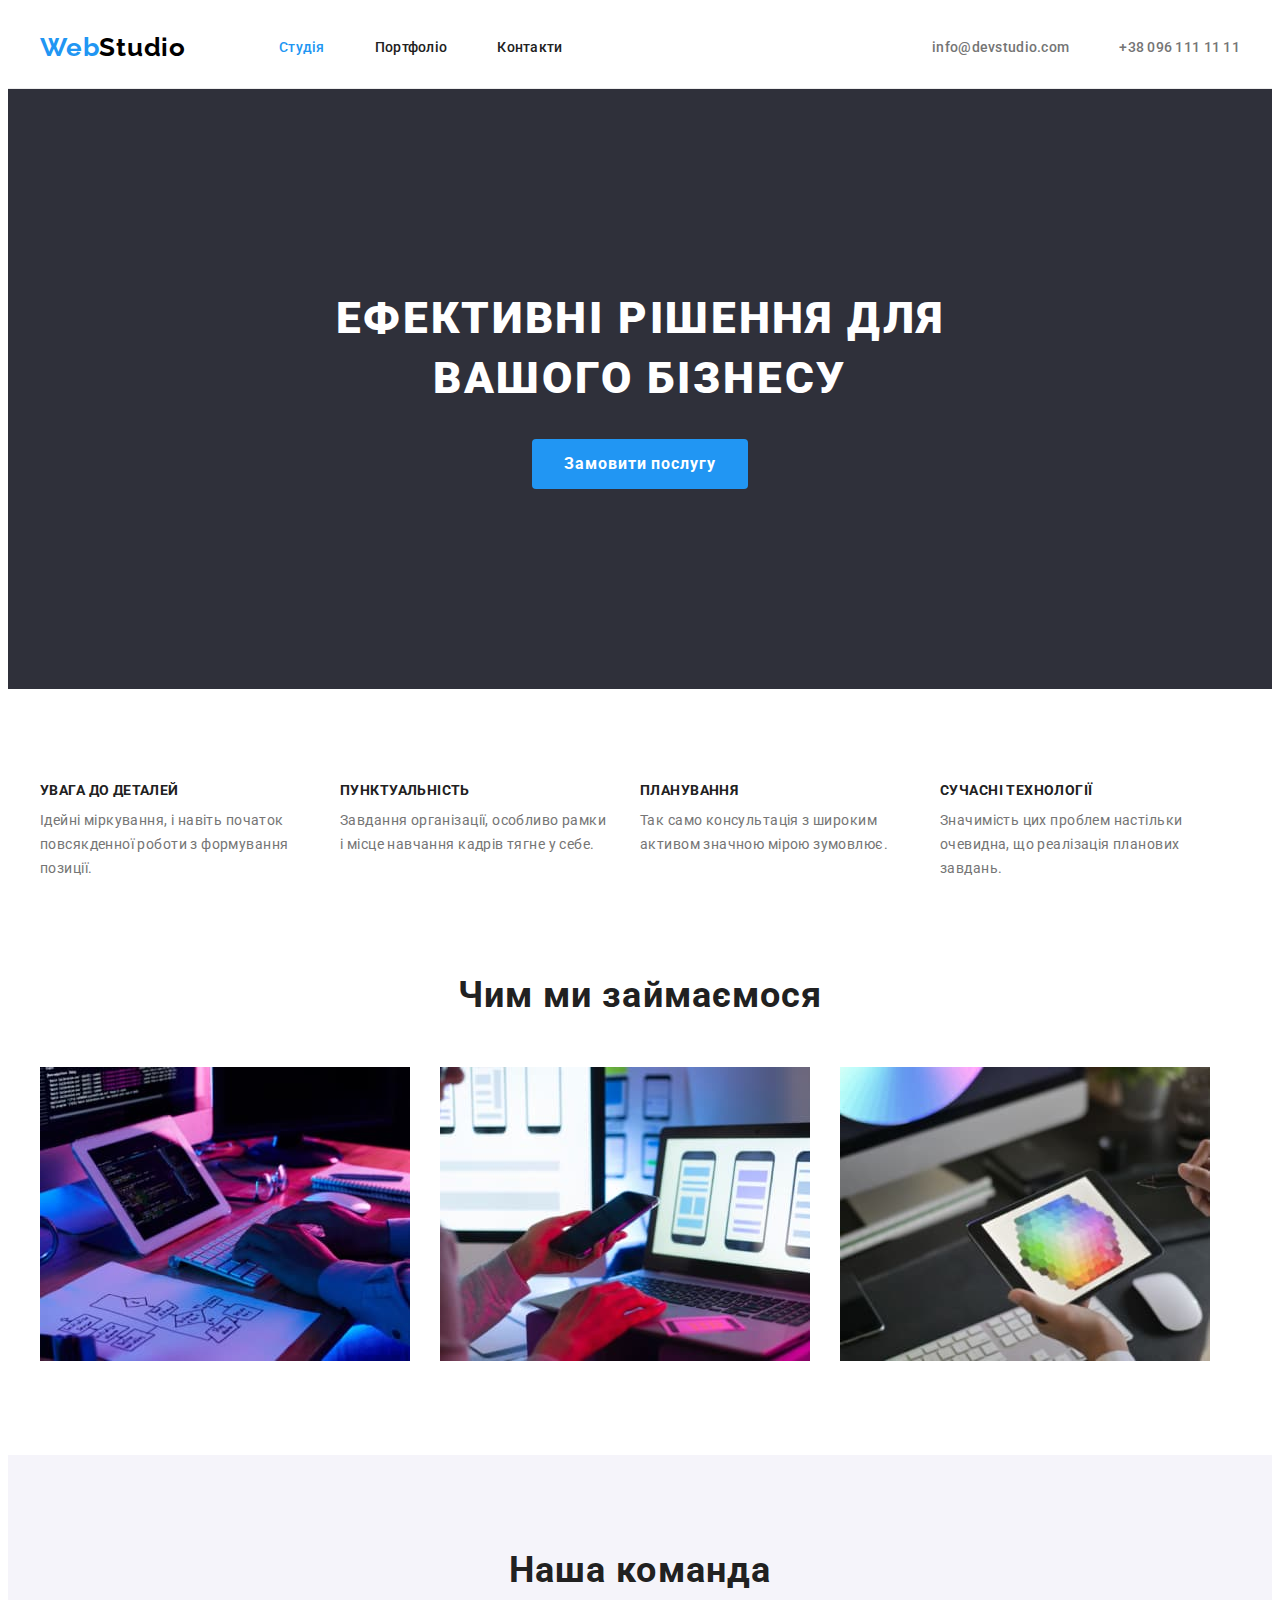
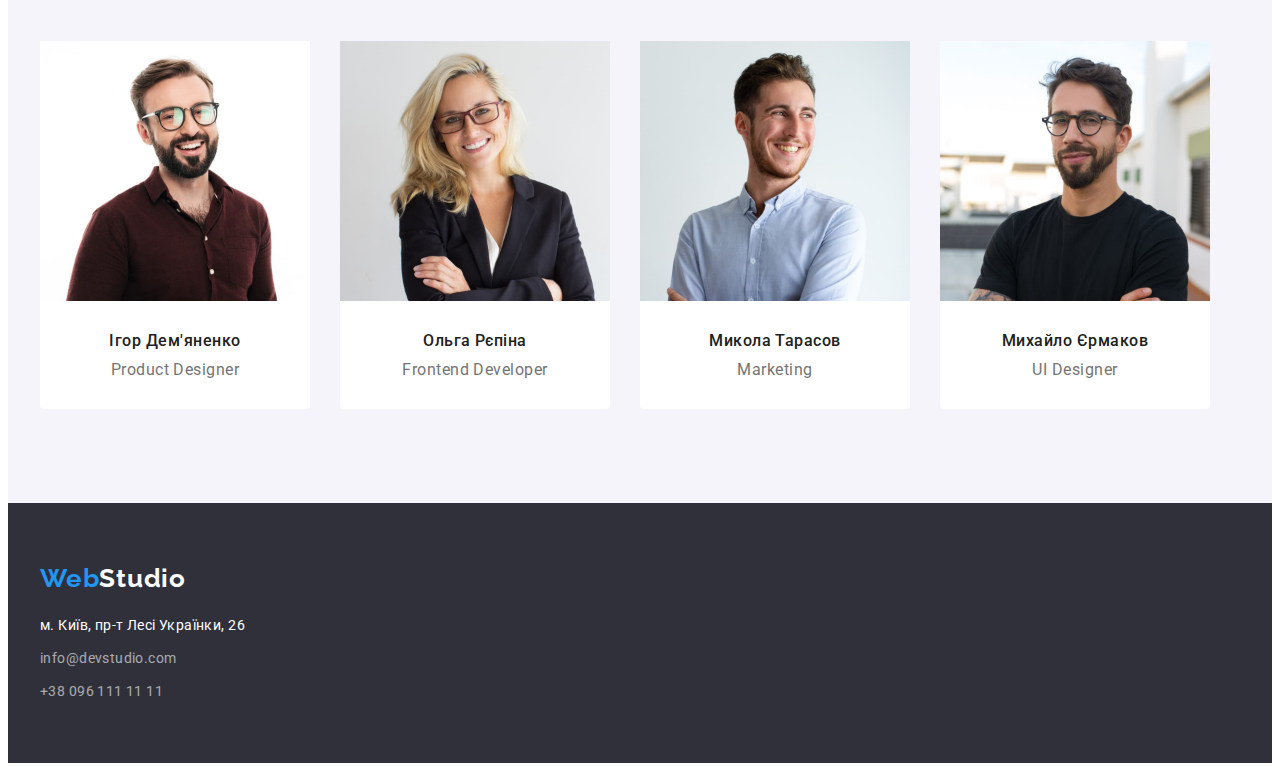
<file: index.html>
<!DOCTYPE html>
<html lang="uk">
  <head>
    <meta charset="UTF-8" />
    <meta http-equiv="X-UA-Compatible" content="IE=edge" />
    <meta name="viewport" content="width=device-width, initial-scale=1.0" />
    <title>GoIT Homwork No2 | Головна</title>
    <link
      href="https://fonts.googleapis.com/css2?family=Raleway:wght@700&family=Roboto:wght@400;500;700;900&display=swap"
      rel="stylesheet"
    />
    <link
      rel="stylesheet"
      href="https://cdnjs.cloudflare.com/ajax/libs/modern-normalize/1.1.0/modern-normalize.min.css"
      integrity="sha512-wpPYUAdjBVSE4KJnH1VR1HeZfpl1ub8YT/NKx4PuQ5NmX2tKuGu6U/JRp5y+Y8XG2tV+wKQpNHVUX03MfMFn9Q=="
      crossorigin="anonymous"
      referrerpolicy="no-referrer"
    />
    <link rel="stylesheet" href="./css/styles.css" />
  </head>
  <body>
    <header class="header">
      <div class="navigation container">
        <nav class="main-navigation">
          <a href="./index.html" class="logo upper"><span class="logo-blue">Web</span>Studio</a>
          <ul class="flex-schedule list">
            <li class="navigation-item">
              <a class="navigation-link is-active" href="./index.html">Студія</a>
            </li>
            <li class="navigation-item">
              <a class="navigation-link" href="./portfolio.html">Портфоліо</a>
            </li>
            <li class="navigation-item">
              <a class="navigation-link" href="">Контакти</a>
            </li>
          </ul>
        </nav>
        <div class="contacts-wrapper">
          <a class="navigation-contacts" href="mailto:info@devstudio.com">info@devstudio.com</a>
          <a class="navigation-contacts" href="tel:+380961111111">+38 096 111 11 11</a>
        </div>
      </div>
    </header>
    <main>
      <!--Секція "герой"-->
      <section class="hero section">
        <div class="container">
          <h1 class="hero-title">Ефективні рішення для <br />вашого бізнесу</h1>
          <button type="button" class="hero-button">Замовити послугу</button>
        </div>
      </section>
      <!--Секція "Переваги"-->
      <section class="benefits section">
        <div class="container">
          <h2 class="visually-hidden">Переваги</h2>
          <ul class="flex-schedule list">
            <li class="features-item">
              <h3 class="features-title">УВАГА ДО ДЕТАЛЕЙ</h3>
              <p class="features-description">
                Ідейні міркування, і навіть початок повсякденної роботи з формування позиції.
              </p>
            </li>
            <li class="features-item">
              <h3 class="features-title">ПУНКТУАЛЬНІСТЬ</h3>
              <p class="features-description">
                Завдання організації, особливо рамки і місце навчання кадрів тягне у себе.
              </p>
            </li>
            <li class="features-item">
              <h3 class="features-title">ПЛАНУВАННЯ</h3>
              <p class="features-description">
                Так само консультація з широким активом значною мірою зумовлює.
              </p>
            </li>
            <li class="features-item">
              <h3 class="features-title">СУЧАСНІ ТЕХНОЛОГІЇ</h3>
              <p class="features-description">
                Значимість цих проблем настільки очевидна, що реалізація планових завдань.
              </p>
            </li>
          </ul>
        </div>
      </section>
      <!--Секція "Напрямки діяльності"-->
      <section class="section">
        <div class="container">
          <h2 class="section-caption">Чим ми займаємося</h2>
          <ul class="flex-schedule list">
            <li class="practice-item">
              <img
                src="./images/computer.jpg"
                alt="Програмування на комп‘ютері"
                width="370"
                height="294"
              />
            </li>
            <li class="practice-item">
              <img src="./images/laptop.jpg" alt="Верстка на комп‘ютері" width="370" height="294" />
            </li>
            <li class="practice-item">
              <img
                src="./images/tablet.jpg"
                alt="Підбір кольору на планшеті"
                width="370"
                height="294"
              />
            </li>
          </ul>
        </div>
      </section>
      <!--Секція "Про команду"-->
      <section class="section-team section">
        <div class="container">
          <h2 class="section-caption">Наша команда</h2>
          <ul class="flex-schedule list">
            <li class="team-item">
              <img
                class="team-image"
                src="./images/ihor.jpg"
                alt="Фото Ігора Дем‘яненко"
                width="270"
                height="260"
              />
              <div class="team-wrapper">
                <h3 class="team-name">Ігор Дем'яненко</h3>
                <p class="team-position" lang="en">Product Designer</p>
              </div>
            </li>
            <li class="team-item">
              <img
                class="team-image"
                src="./images/olha.jpg"
                alt="Фото Ольги Рєпіної"
                width="270"
                height="260"
              />
              <div class="team-wrapper">
                <h3 class="team-name">Ольга Рєпіна</h3>
                <p class="team-position" lang="en">Frontend Developer</p>
              </div>
            </li>
            <li class="team-item">
              <img
                class="team-image"
                src="./images/mykola.jpg"
                alt="Фото Миколи Тарасова"
                width="270"
                height="260"
              />
              <div class="team-wrapper">
                <h3 class="team-name">Микола Тарасов</h3>
                <p class="team-position" lang="en">Marketing</p>
              </div>
            </li>
            <li class="team-item">
              <img
                class="team-image"
                src="./images/mykhailo.jpg"
                alt="Фото Михайла Єрмакова"
                width="270"
                height="260"
              />
              <div class="team-wrapper">
                <h3 class="team-name">Михайло Єрмаков</h3>
                <p class="team-position" lang="en">UI Designer</p>
              </div>
            </li>
          </ul>
        </div>
      </section>
    </main>

    <footer class="footer">
      <div class="container">
        <a href="./index.html" class="logo lower"><span class="logo-blue">Web</span>Studio</a>
        <address>
          <ul class="list">
            <li class="address-list">
              <a
                class="address"
                href="https://goo.gl/maps/Dzyk4giRB26Cq9mM9"
                rel="noopener noreffer"
              >
                м. Київ, пр-т Лесі Українки, 26
              </a>
            </li>
            <li class="address-list">
              <a class="address contacts" href="mailto:info@devstudio.com">info@devstudio.com</a>
            </li>
            <li class="address-list">
              <a class="address contacts" href="tel:+380961111111">+38 096 111 11 11</a>
            </li>
          </ul>
        </address>
      </div>
    </footer>
  </body>
</html>
</file>
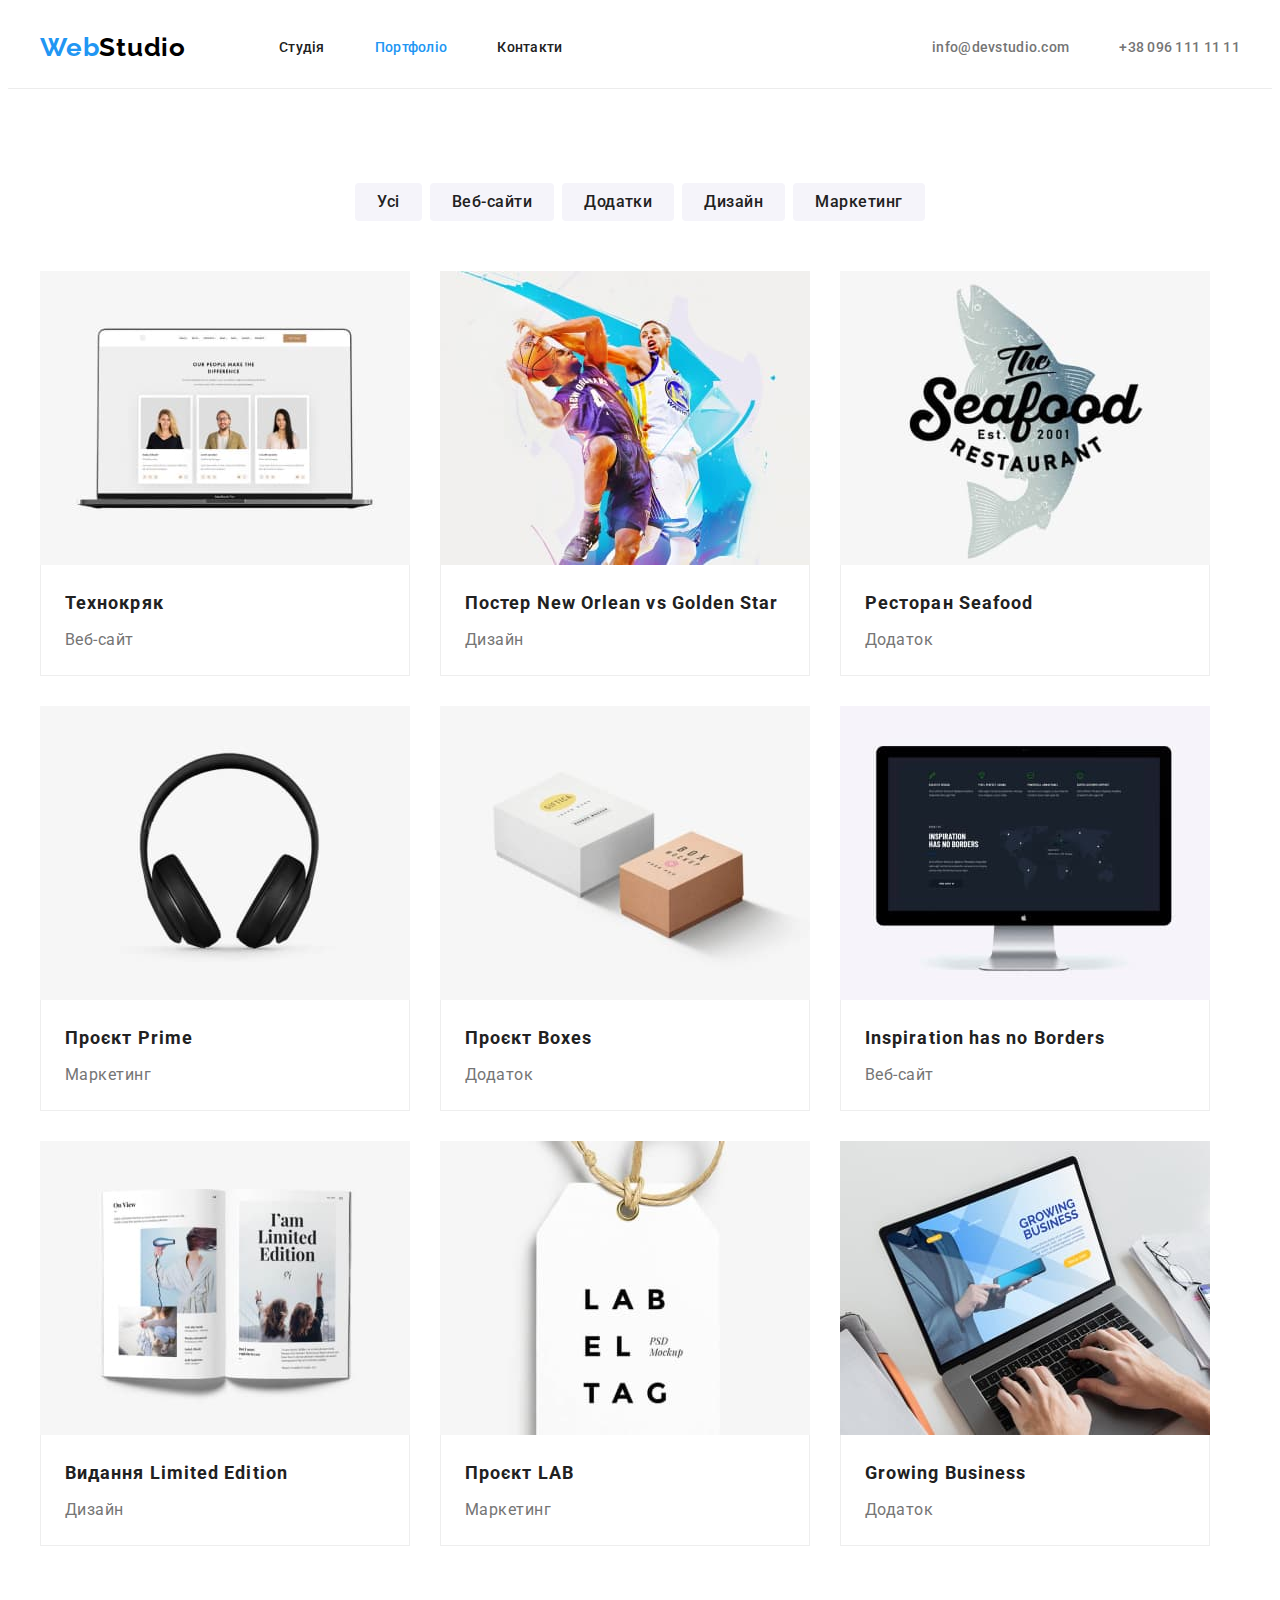
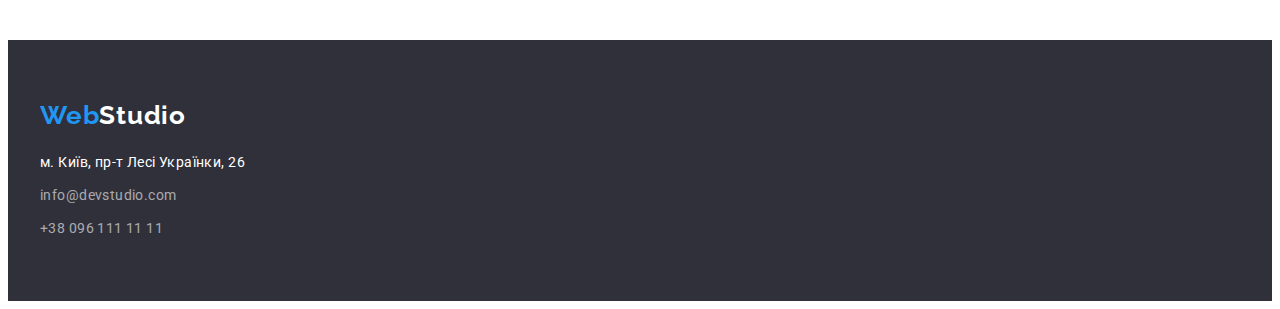
<file: portfolio.html>
<!DOCTYPE html>
<html lang="uk">
  <head>
    <meta charset="UTF-8" />
    <meta http-equiv="X-UA-Compatible" content="IE=edge" />
    <meta name="viewport" content="width=device-width, initial-scale=1.0" />
    <title>GoIT Homwork No2 | Головна</title>
    <link
      href="https://fonts.googleapis.com/css2?family=Raleway:wght@700&family=Roboto:wght@400;500;700;900&display=swap"
      rel="stylesheet"
    />
    <link
      rel="stylesheet"
      href="https://cdnjs.cloudflare.com/ajax/libs/modern-normalize/1.1.0/modern-normalize.min.css"
      integrity="sha512-wpPYUAdjBVSE4KJnH1VR1HeZfpl1ub8YT/NKx4PuQ5NmX2tKuGu6U/JRp5y+Y8XG2tV+wKQpNHVUX03MfMFn9Q=="
      crossorigin="anonymous"
      referrerpolicy="no-referrer"
    />
    <link rel="stylesheet" href="./css/styles.css" />
  </head>
  <body>
    <header class="header">
      <div class="navigation container">
        <nav class="main-navigation">
          <a href="./index.html" class="logo upper"><span class="logo-blue">Web</span>Studio</a>
          <ul class="flex-schedule list">
            <li class="navigation-item">
              <a class="navigation-link" href="./index.html">Студія</a>
            </li>
            <li class="navigation-item">
              <a class="navigation-link is-active" href="./portfolio.html">Портфоліо</a>
            </li>
            <li class="navigation-item">
              <a class="navigation-link" href="">Контакти</a>
            </li>
          </ul>
        </nav>
        <div class="contacts-wrapper">
          <a class="navigation-contacts" href="mailto:info@devstudio.com">info@devstudio.com</a>
          <a class="navigation-contacts" href="tel:+380961111111">+38 096 111 11 11</a>
        </div>
      </div>
    </header>
    <main>
      <section class="portfolio section">
        <div class="container">
          <h1 class="visually-hidden">Портфоліо</h1>
          <ul class="flex-schedule buttons list">
            <li class="filter-item">
              <button type="button" class="filter-button">Усі</button>
            </li>
            <li class="filter-item">
              <button type="button" class="filter-button">Веб-сайти</button>
            </li>
            <li class="filter-item">
              <button type="button" class="filter-button">Додатки</button>
            </li>
            <li class="filter-item">
              <button type="button" class="filter-button">Дизайн</button>
            </li>
            <li class="filter-item">
              <button type="button" class="filter-button">Маркетинг</button>
            </li>
          </ul>
          <ul class="flex-schedule flex-wrap list">
            <li class="portfolio-item">
              <img
                class="portfolio-image"
                src="./images/technocrack.jpg"
                alt="Макбук з відкритим сайтом Технокряк"
                width="370"
                height="294"
              />
              <div class="portfolio-box">
                <h2 class="project-name">Технокряк</h2>
                <p class="project-type">Веб-сайт</p>
              </div>
            </li>
            <li class="portfolio-item">
              <img
                class="portfolio-image"
                src="./images/poster-new-orlean.jpg"
                alt="Два ігроки Нью-Орлеана та Голден-Стара змагаються за баскетбольний м‘яч"
                width="370"
                height="294"
              />
              <div class="portfolio-box">
                <h2 class="project-name">Постер New Orlean vs Golden Star</h2>
                <p class="project-type">Дизайн</p>
              </div>
            </li>
            <li class="portfolio-item">
              <img
                class="portfolio-image"
                src="./images/seafood-app.jpg"
                alt="Логотип ресторану Сіфуд з рибою на фоні"
                width="370"
                height="294"
              />
              <div class="portfolio-box">
                <h2 class="project-name">Ресторан Seafood</h2>
                <p class="project-type">Додаток</p>
              </div>
            </li>
            <li class="portfolio-item">
              <img
                class="portfolio-image"
                src="./images/prime-project.jpg"
                alt="Навушники на сірому тлі"
                width="370"
                height="294"
              />
              <div class="portfolio-box">
                <h2 class="project-name">Проєкт Prime</h2>
                <p class="project-type">Маркетинг</p>
              </div>
            </li>
            <li class="portfolio-item">
              <img
                class="portfolio-image"
                src="./images/boxes-app.jpg"
                alt="Сіра та коричнева коробки на сірому тлі"
                width="370"
                height="294"
              />
              <div class="portfolio-box">
                <h2 class="project-name">Проєкт Boxes</h2>
                <p class="project-type">Додаток</p>
              </div>
            </li>
            <li class="portfolio-item">
              <img
                class="portfolio-image"
                src="./images/inspiration-site.jpg"
                alt="Аймак з вікритим сайтом Натхнення без кордонів"
                width="370"
                height="294"
              />
              <div class="portfolio-box">
                <h2 class="project-name">Inspiration has no Borders</h2>
                <p class="project-type">Веб-сайт</p>
              </div>
            </li>
            <li class="portfolio-item">
              <img
                class="portfolio-image"
                src="./images/limited-edition.jpg"
                alt="Розгорненний екземпляр журналу Лімітед едішин"
                width="370"
                height="294"
              />
              <div class="portfolio-box">
                <h2 class="project-name">Видання Limited Edition</h2>
                <p class="project-type">Дизайн</p>
              </div>
            </li>
            <li class="portfolio-item">
              <img
                class="portfolio-image"
                src="./images/lab-project.jpg"
                alt="Біла лейба з написом labeltag"
                width="370"
                height="294"
              />
              <div class="portfolio-box">
                <h2 class="project-name">Проєкт LAB</h2>
                <p class="project-type">Маркетинг</p>
              </div>
            </li>
            <li class="portfolio-item">
              <img
                class="portfolio-image"
                src="./images/growing-app.jpg"
                alt="Ноутбук з відкритим додатком growing business"
                width="370"
                height="294"
              />
              <div class="portfolio-box">
                <h2 class="project-name">Growing Business</h2>
                <p class="project-type">Додаток</p>
              </div>
            </li>
          </ul>
        </div>
      </section>
    </main>
    <footer class="footer">
      <div class="container">
        <a href="./index.html" class="logo lower"><span class="logo-blue">Web</span>Studio</a>
        <address>
          <ul class="list">
            <li class="address-list">
              <a
                class="address"
                href="https://goo.gl/maps/Dzyk4giRB26Cq9mM9"
                rel="noopener noreffer"
              >
                м. Київ, пр-т Лесі Українки, 26
              </a>
            </li>
            <li class="address-list">
              <a class="address contacts" href="mailto:info@devstudio.com">info@devstudio.com</a>
            </li>
            <li class="address-list">
              <a class="address contacts" href="tel:+380961111111">+38 096 111 11 11</a>
            </li>
          </ul>
        </address>
      </div>
    </footer>
  </body>
</html>
</file>
<file: css/styles.css>
/* 

Основні налаштування на сторінці:


-Основний колір тексту сторінки: #212121;
-Другорядний колір тексту сторінки: #757575;
-Білий колір тексту: #FFFFFF;
-Синій колір тексту та кнопок: #2196F3;

-Основний колір фону <header>: #ffffff;
-Основний колір фону сторінки: #f5f5f5;
-Другорядний колір фону сторінки: #F5F4FA;
-Основний темний колір фону <footer>: #2F303A;

-Осноинй шрифт сторінки: Roboto;
-Другорядний шрифт сторінки: Raleway;

*/

:root {
  --medium-font-weight: 500;
  --bold-font-weight: 700;
  --black-font-weight: 900;

  --primary-text-color: #212121;
  --secondary-text-color: #757575;
  --contacts-color: rgba(255, 255, 255, 0.6);

  --black-color: #000000;
  --white-color: #ffffff;
  --blue-color: #2196f3;

  --primary-background-color: #ffffff;
  --secondary-background-color: #f5f4fa;
  --dark-grey-color: #2f303a;
  --header-border-color: #ececec;
  --portfolio-border-color: #eeeeee;
}

/* Налаштування основних позицій */

body {
  font-family: 'Roboto', sans-serif;

  background-color: var(--white-color);
  color: var(--primary-text-color);
}

h1,
h2,
h3,
h4,
h5,
h6,
p {
  margin: 0;
  padding: 0;
}

img {
  display: block;
}

.list {
  list-style: none;
  padding: 0;
  margin: 0;
}

.section {
  padding-top: 94px;
  padding-bottom: 94px;
}
.container {
  width: 1200px;
  padding-left: 15px;
  padding-right: 15px;
  margin: 0 auto;
}

.visually-hidden {
  position: absolute;
  width: 1px;
  height: 1px;
  margin: -1px;
  border: 0;
  padding: 0;

  white-space: nowrap;
  clip-path: inset(100%);
  clip: rect(0 0 0 0);
  overflow: hidden;
}

/* Налаштування логотипу */

.logo {
  display: block;

  font-family: 'Raleway', sans-serif;
  font-weight: 700;
  font-size: 26px;
  line-height: 1.19;
  letter-spacing: 0.03em;
  text-decoration: none;

  color: var(--black-color);
}

.logo-blue {
  color: var(--blue-color);
}

.logo.lower {
  color: var(--white-color);
}

/* Налаштування <header> */

.header {
  border-bottom-width: 1px;
  border-bottom-style: solid;
  border-bottom-color: var(--header-border-color);
}

.navigation.container,
.main-navigation,
.flex-schedule,
.contacts-wrapper {
  display: flex;
}

.logo.upper {
  padding-top: 24px;
  padding-bottom: 25px;
  margin-right: 93px;
}

.navigation-item:not(:last-child) {
  margin-right: 50px;
}

.navigation-link {
  display: block;
  padding-top: 32px;
  padding-bottom: 32px;
}

.navigation-link,
.navigation-contacts {
  text-decoration: none;
  font-weight: var(--medium-font-weight);
  font-size: 14px;
  line-height: 1.14;
  letter-spacing: 0.02em;
}

.navigation-link {
  color: inherit;
}

.navigation-link.is-active {
  color: var(--blue-color);
}

.contacts-wrapper {
  margin-left: auto;
}

.navigation-contacts {
  display: block;
  padding-top: 32px;
  padding-bottom: 32px;

  color: var(--secondary-text-color);
}

.navigation-contacts:not(:last-child) {
  margin-right: 50px;
}

.navigation-link:hover,
.navigation-link:focus,
.navigation-contacts:hover,
.navigation-contacts:focus,
.address:hover,
.address:focus {
  color: var(--blue-color);
}

/* Налаштування <footer> */

.footer {
  padding-top: 60px;
  padding-bottom: 60px;

  background-color: var(--dark-grey-color);
}

.logo.lower {
  margin-bottom: 20px;
}

.address-list:not(:last-child) {
  margin-bottom: 9px;
}

.address {
  text-decoration: none;
  font-style: normal;
  font-size: 14px;
  line-height: 1.71;
  letter-spacing: 0.03em;
  color: var(--white-color);
}

.contacts {
  color: var(--contacts-color);
}

/* Налаштування <main> для index.html */

/* Секція Герой */

.hero {
  padding-top: 200px;
  padding-bottom: 200px;
  text-align: center;

  background-color: var(--dark-grey-color);
}

.hero-title {
  margin-bottom: 30px;

  font-weight: var(--black-font-weight);
  font-size: 44px;
  line-height: 1.36;
  text-align: center;
  letter-spacing: 0.06em;
  text-transform: uppercase;

  color: var(--white-color);
}

.hero-button,
.filter-button {
  border-width: 0;
  border-radius: 4px;
  border-color: transparent;
}

.hero-button {
  padding: 10px 32px;

  font-family: inherit;
  font-weight: var(--bold-font-weight);
  font-size: 16px;
  line-height: 1.88;
  letter-spacing: 0.06em;

  color: var(--white-color);
  background-color: var(--blue-color);
}

.hero-button:hover {
  cursor: pointer;
}

/* Налаштування секції "Переваги" */

.benefits {
  padding-bottom: 0;
}

.features-item {
  width: 270px;
}

.features-item:not(:last-child) {
  margin-right: 30px;
}

.features-title {
  margin-bottom: 10px;

  font-weight: var(--bold-font-weight);
  font-size: 14px;
  line-height: 1.14;
  letter-spacing: 0.03em;
  text-transform: uppercase;
}

.features-description {
  font-size: 14px;
  line-height: 1.71;
  letter-spacing: 0.03em;

  color: var(--secondary-text-color);
}

/* Секція "Напрямки діяльності" */

.section-caption {
  margin-bottom: 50px;

  font-weight: var(--bold-font-weight);
  font-size: 36px;
  line-height: 1.17;
  text-align: center;
  letter-spacing: 0.03em;
}

.practice-item:not(:last-child) {
  margin-right: 30px;
}

/* Налаштування секції "Про команду" */

.section-team {
  background-color: var(--secondary-background-color);
}

.team-item {
  border-bottom-left-radius: 4px;
  border-bottom-right-radius: 4px;

  text-align: center;

  background-color: var(--white-color);
}

.team-item:not(:last-child) {
  margin-right: 30px;
}

.team-wrapper {
  padding-top: 30px;
  padding-bottom: 30px;
}

.team-name {
  margin-bottom: 10px;

  font-weight: 500;
  font-size: 16px;
  line-height: 1.19;
  letter-spacing: 0.03em;
}

.team-position {
  font-size: 16px;
  line-height: 1.19;
  letter-spacing: 0.03em;

  color: var(--secondary-text-color);
}

/* Налаштування <main> сторінки "Портфоліо" */
.portfolio.section {
  background-color: var(--primary-background-color);
}

.buttons {
  justify-content: center;
  margin-bottom: 50px;
}

.filter-item:not(:last-child) {
  margin-right: 8px;
}

.filter-button {
  padding: 6px 22px;

  font-family: inherit;
  font-weight: var(--medium-font-weight);
  font-size: 16px;
  line-height: 1.63;
  letter-spacing: 0.03em;

  color: inherit;
  background-color: var(--secondary-background-color);

  cursor: pointer;
}

.filter-button:hover,
.filter-button:focus {
  color: var(--white-color);
  background-color: var(--blue-color);
}

.flex-wrap {
  flex-wrap: wrap;
}

.portfolio-item {
  margin-right: 30px;
  margin-bottom: 30px;
}

.portfolio-item:nth-child(3n) {
  margin-right: 0;
}

.portfolio-item:nth-last-child(-n + 3) {
  margin-bottom: 0;
}

.portfolio-box {
  padding: 20px 24px;
  border: 1px solid var(--portfolio-border-color);
  border-top: none;
}

.project-name {
  margin-bottom: 4px;

  font-weight: var(--bold-font-weight);
  font-size: 18px;
  line-height: 2;
  letter-spacing: 0.06em;
}

.project-type {
  font-size: 16px;
  line-height: 1.88;
  letter-spacing: 0.03em;

  color: var(--secondary-text-color);
}
</file>
